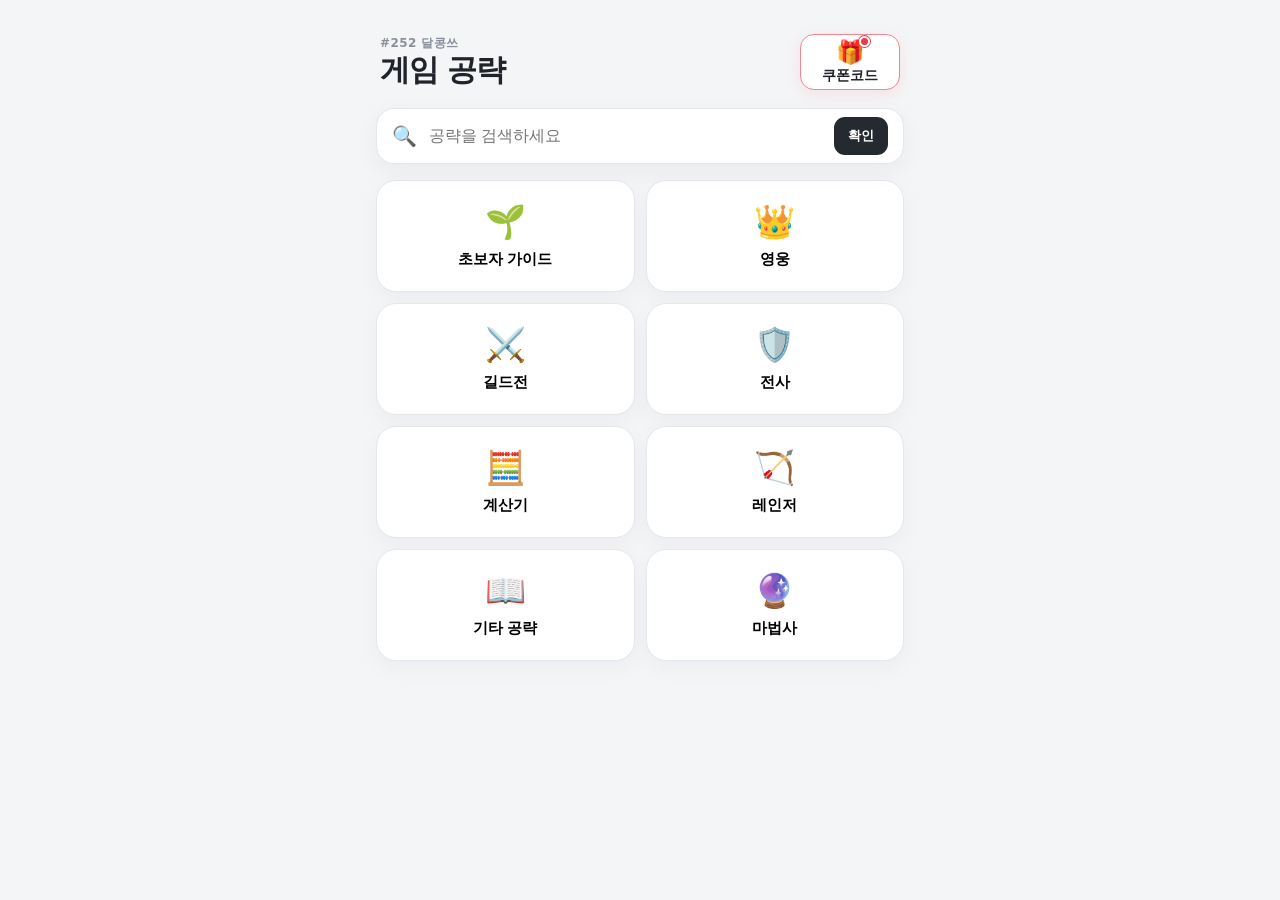
<file: index.html>
<!doctype html><html lang="ko"><head><meta charset="utf-8"><meta name="viewport" content="width=device-width,initial-scale=1,viewport-fit=cover"><title>#252 | 달콩쓰의 게임 공략</title>
<style>
*{box-sizing:border-box}body{margin:0;background:#f4f5f7;color:#20232a;font-family:system-ui,-apple-system,"Noto Sans KR",sans-serif}.app{max-width:560px;margin:auto;padding:24px 16px 50px}
.brand{padding:10px 4px 18px}.brand small{font-weight:800;letter-spacing:.15em;color:#8a9099}.brand h1{margin:4px 0 0;font-size:30px;letter-spacing:-1.2px}
.search{position:sticky;top:8px;z-index:5;display:flex;align-items:center;background:white;border:1px solid #e4e7eb;border-radius:18px;padding:0 15px;height:56px;box-shadow:0 8px 24px #20242b0d}.search input{border:0;outline:0;min-width:0;flex:1;font-size:16px;background:transparent}.search #searchBtn{border:0;background:#252a31;color:white;font-weight:800;border-radius:11px;padding:10px 14px;margin-left:8px}.search span{font-size:20px;margin-right:10px}
.grid{display:grid;grid-template-columns:1fr 1fr;gap:11px;margin-top:16px;align-items:start}.grid .card{width:100%}.drop{grid-column:1/-1;background:white;border:1px solid #e5e7eb;border-radius:16px;padding:7px;box-shadow:0 7px 22px #20242b0a}.drop .item{margin-top:5px;padding:12px 11px;font-size:13px}.drop .item:first-child{margin-top:0}.card{border:1px solid #e5e7eb;background:white;border-radius:20px;min-height:112px;display:flex;flex-direction:column;justify-content:center;align-items:center;gap:9px;box-shadow:0 7px 22px #20242b0a}.card .ico{font-size:33px}.card b{font-size:15px}
.section{margin-top:16px;background:white;border:1px solid #e5e7eb;border-radius:20px;padding:15px}.head{display:flex;align-items:center;gap:10px;margin-bottom:10px}.head h2{margin:0;font-size:21px}.item{width:100%;border:0;text-align:left;background:#f6f7f9;border-radius:14px;padding:15px;margin-top:8px;font-weight:750;font-size:15px;display:flex;justify-content:space-between;align-items:center;color:#20232a;text-decoration:none}.item em{font-style:normal;color:#a0a5ad;font-size:20px}.empty{text-align:center;color:#888;padding:22px}
.viewer{position:fixed;inset:0;background:#f4f5f7;z-index:20;overflow:auto}.viewerbar{position:sticky;top:0;z-index:2;background:#ffffffed;backdrop-filter:blur(12px);display:flex;align-items:center;gap:10px;padding:12px 14px;border-bottom:1px solid #e5e7eb}.viewerbar button{border:0;background:#eef0f3;border-radius:11px;width:40px;height:40px;font-size:25px}.viewerbar strong{font-size:16px}.viewerbody{max-width:760px;margin:auto;padding:14px}.viewerbody img{display:block;width:100%;height:auto;border-radius:12px;background:white;margin-bottom:12px}.note{background:white;border:1px solid #e3e6ea;border-radius:15px;padding:15px 16px;margin-bottom:12px;line-height:1.65}.note b{display:block;font-size:16px}.note span{font-size:15px}.hidden{display:none!important}

/* 쿠폰코드 바로가기 */
.brandtop{display:flex;justify-content:space-between;align-items:center;gap:12px}
.coupon-shortcut{display:inline-flex;flex:none;align-items:center;justify-content:center;gap:7px;padding:11px 12px;min-height:45px;border:1px solid #e3e6eb;border-radius:14px;background:#fff;color:#20232a;text-decoration:none;font-size:13px;font-weight:800;white-space:nowrap;box-shadow:0 7px 22px #20242b0a}
.coupon-ico{position:relative;display:inline-flex;font-size:22px;line-height:1.1}
.coupon-dot{position:absolute;top:-4px;right:-5px;width:11px;height:11px;border-radius:50%;background:#ee3949;border:2px solid #fff;box-shadow:0 0 0 1px #ee3949}
.coupon-dot[hidden]{display:none!important}
.coupon-shortcut:has(.coupon-dot:not([hidden])){border-color:#ee8792;box-shadow:0 4px 15px #ee39491a}
.coupon-shortcut:focus-visible{outline:3px solid #a7cdeb;outline-offset:2px}
@media(max-width:380px){.brandtop{gap:7px}.brand h1{font-size:27px}.coupon-shortcut{padding:10px 9px;gap:5px;font-size:12px}}

/* 헤더 2줄 타이포그래피와 세로형 쿠폰 버튼 */
.brandtop{align-items:stretch;gap:12px}
.brandtop>div{display:flex;flex-direction:column;justify-content:center;gap:2px;min-width:0}
.brandtop small{display:block;font-size:12px;letter-spacing:.035em;line-height:1.25;white-space:nowrap}
.brandtop h1{margin:0;font-size:30px;line-height:1.14;letter-spacing:-1px;white-space:nowrap}
.brandtop .coupon-shortcut{align-self:stretch;min-width:100px;min-height:0;flex-direction:column;gap:3px;padding:5px 12px;border-radius:14px}
.brandtop .coupon-ico{font-size:23px;line-height:1.05}
.brandtop .coupon-label{font-size:14px;line-height:1.2;font-weight:800}
@media(max-width:380px){.brandtop{gap:8px}.brandtop h1{font-size:28px}.brandtop .coupon-shortcut{min-width:91px;padding:5px 8px}.brandtop .coupon-label{font-size:13px}}
</style></head><body><main class="app"><header class="brand"><div class="brandtop"><div><small>#252 달콩쓰</small><h1>게임 공략</h1></div><a id="couponShortcut" class="coupon-shortcut" href="./coupons.html" aria-label="쿠폰코드"><span class="coupon-ico" aria-hidden="true">🎁<span id="couponNoticeDot" class="coupon-dot" hidden></span></span><span class="coupon-label">쿠폰코드</span></a></div></header><div class="search"><span>🔍</span><input id="q" placeholder="공략을 검색하세요"><button id="searchBtn">확인</button></div><section id="results" class="section hidden"><div class="head"><h2>🔍 검색 결과</h2></div><div id="resultitems"></div></section><section id="grid" class="grid">
<button class="card" data-c="beginner"><span class="ico">🌱</span><b>초보자 가이드</b></button><button class="card" data-c="hero"><span class="ico">👑</span><b>영웅</b></button><div class="drop hidden" data-row="beginner,hero"></div>
<button class="card" data-c="guild"><span class="ico">⚔️</span><b>길드전</b></button><button class="card" data-c="warrior"><span class="ico">🛡️</span><b>전사</b></button><div class="drop hidden" data-row="guild,warrior"></div>
<button class="card" data-c="calculator"><span class="ico">🧮</span><b>계산기</b></button><button class="card" data-c="ranger"><span class="ico">🏹</span><b>레인저</b></button><div class="drop hidden" data-row="calculator,ranger"></div>
<button class="card" data-c="etc"><span class="ico">📖</span><b>기타 공략</b></button><button class="card" data-c="mage"><span class="ico">🔮</span><b>마법사</b></button><div class="drop hidden" data-row="etc,mage"></div></section></main>
<div id="viewer" class="viewer hidden"><div class="viewerbar"><button id="close">‹</button><strong id="vtitle"></strong></div><div class="viewerbody"><div id="vnote"></div><div id="vimages"></div></div></div>
<script>
const cats={"beginner":["🌱","초보자 가이드"],"hero":["👑","영웅"],"guild":["⚔️","길드전"],"warrior":["🛡️","전사"],"calculator":["🧮","계산기"],"ranger":["🏹","레인저"],"etc":["📖","기타 공략"],"mage":["🔮","마법사"]};
const B="https://riamanet.github.io/last-asylum-guide/";
const guides=[
["beginner","협곡대전 신청방법","01.png"],["beginner","비약쟁탈전 신청방법","02.png"],["beginner","마차 약탈방법","03.png"],["beginner","팔콘퀘스트 저장 가이드","04.png"],["beginner","궁중대신 활용법","05.png"],["beginner","보호막 사용방법","45.png"],["beginner","초보자 영웅 육성 가이드","46.png"],["beginner","갤럭시 스토어 페이백 참여방법","47.png"],["beginner","신규 성장 가이드","48.png"],["beginner","상점 구매 가이드","49.png"],["beginner","부흥시대 초반 성장 가이드","53.jpg"],["beginner","초보자 비밀 퀘스트 약탈 가이드","54.png"],
["guild","월요일 길드전","06.png"],["guild","화요일 길드전","07.png"],["guild","수요일 길드전","08.png"],["guild","목요일 길드전","09.png"],["guild","금요일 길드전","10.png"],["guild","토요일 길드전","11.png"],
["hero","영웅 스킬 강화 가이드","12.jpg"],["hero","성급별 필요 영웅조각 수","13.png"],["hero","월드보스 영웅 배치 가이드","14.png"],["hero","월드보스 추천 덱 가이드","64.png"],
["warrior","전사 조합 완전 이해","15.png"],["warrior","전사 성장 체크리스트","16.png"],["warrior","장비·스킬 투자 전략","17.png"],["warrior","다스칼 완전 육성 및 운용 가이드","18.png"],["warrior","하퍼 완전 육성 및 운용 가이드","19.png"],["warrior","아서 완전 육성 및 운용 가이드","20.png"],["warrior","조야 완전 육성 및 운용 가이드","21.png"],["warrior","말레나 완전 육성 및 운용 가이드","22.png"],["warrior","다스칼 전용무기 완벽 가이드","51.jpg"],["warrior","말레나 각성 완벽 정리","52.jpg"],
["ranger","레인저 조합이란 무엇인가","23.png"],["ranger","레인저 조합의 전투 메커니즘","24.png"],["ranger","레인저 조합 실수하지 않는 운영법","25.png"],["ranger","레인저를 더 깊이 이해하는 8가지 사실","26.png"],["ranger","레인저 조합 FAQ","27.png"],
["mage","마법사 조합이란 무엇인가?","28.png"],["mage","스타더스트 완전 육성 및 운용 가이드","29.png"],["mage","Joker 완전 육성 및 운용 가이드","30.png"],["mage","Annie 완전 육성 및 운용 가이드","31.png"],["mage","니콜(Nicole) 완전 육성 및 운용 가이드","32.png"],["mage","빌리(Billy) 완전 육성 및 운용 가이드","33.png"],["mage","울프레드 완전 육성 및 운용 가이드","34.png"],
["etc","21~30 성당 업 조건","35.png"],["etc","계단식 훈련 가이드","36.png"],["etc","장비강화 및 성급 공략","37.png"],["etc","서바이벌배틀 시간표","38.png"],["etc","수정골짜기 공략","39.png"],["etc","수정골짜기 입장하면 이렇게 하세요!","59.png",["59.png","60.png","61.png","62.png","63.png"]],["etc","까마귀룬 초기공략","40.png",["40.png","41.png","42.png"]],["etc","까마귀룬 전략 가이드","43.png"],["etc","프레이야 구매방법","44.png"],["etc","드워프 광산 곡괭이 이벤트 가이드","50.png"],["etc","역병의 단련 이벤트 공략","55.png"],["etc","치즈도둑 이벤트 공략","56.png",["56.png","57.png","58.png"]],["etc","좀비 포위전 공략 가이드","65.png",["65.png","66.png","67.png"]],
["etc","부흥시대 초기 가이드","68.png",["68.png","69.png","70.png","71.png"]],
["etc","비약쟁탈전 실전 공략","72.png",["72.png","73.png","74.png","75.png","76.png"]],
["etc","좀비포위전 9단계 공략","77.png"],
["hero","클레아 UR 승급 가이드","78.png"]
].map(x=>({category:x[0],title:x[1],image:B+x[2],images:(x[3]||[x[2]]).map(f=>B+f)}));
guides.push({category:"calculator",title:"건물 업그레이드 계산기",url:"https://riamanet.github.io/last-asylum-calculator/"},{category:"calculator",title:"정예부대 최소연구 계산기",url:"https://riamanet.github.io/last-asylum-research/"},{category:"calculator",title:"영웅 계산기",url:"https://riamanet.github.io/last-asylum-hero/"});
const results=document.querySelector('#results'),resultitems=document.querySelector('#resultitems');
const isKakaoTalk=/KAKAOTALK/i.test(navigator.userAgent);if(isKakaoTalk&&(!history.state||!history.state.laRoot)){history.replaceState({laRoot:true,view:'root'},'',location.href);history.pushState({laRoot:true,view:'home'},'',location.href)}
function row(g){if(g.url)return `<a class="item" href="${g.url}" target="_blank">${g.title}<em>›</em></a>`;return `<button class="item" onclick="openGuide(${guides.indexOf(g)})">${g.title}<em>›</em></button>`}
function showCat(c){let target=null;document.querySelectorAll('.drop').forEach(d=>{if(d.dataset.row.split(',').includes(c))target=d});if(!target)return;const same=target.dataset.open===c&&!target.classList.contains('hidden');document.querySelectorAll('.drop').forEach(d=>{d.classList.add('hidden');d.dataset.open=''});if(!same){target.innerHTML=guides.filter(g=>g.category===c).map(row).join('');target.dataset.open=c;target.classList.remove('hidden')}}
document.querySelectorAll('.card').forEach(x=>x.onclick=()=>showCat(x.dataset.c));
function renderGuide(i){const g=guides[i];document.querySelector('#vtitle').textContent=g.title;document.querySelector('#vimages').innerHTML=(g.images||[g.image]).map(src=>'<img src="'+src+'?v='+Date.now()+'" alt="'+g.title+'">').join('');const n=document.querySelector('#vnote');n.innerHTML=g.title==='프레이야 구매방법'?'<div class="note"><b>VIP 1, 3, 4, 7 구매</b><span>최저가 216,500원 / 조각 340개로 4성</span></div>':'';document.querySelector('#viewer').classList.remove('hidden');document.body.style.overflow='hidden'}
function hideGuide(){document.querySelector('#viewer').classList.add('hidden');document.body.style.overflow='';document.querySelector('#vimages').innerHTML=''}
function openGuide(i){renderGuide(i);history.pushState({view:'guide',guide:i},'','#guide-'+i)}
document.querySelector('#close').onclick=()=>{if(!document.querySelector('#viewer').classList.contains('hidden'))history.back()};
window.addEventListener('popstate',e=>{const m=location.hash.match(/^#guide-(\d+)$/);if(m){const i=Number(m[1]);if(guides[i]&&guides[i].image)renderGuide(i);return}hideGuide();if(isKakaoTalk&&e.state&&e.state.laRoot&&e.state.view==='root')history.pushState({laRoot:true,view:'home'},'',location.href)});
if(location.hash.match(/^#guide-(\d+)$/)){const i=Number(RegExp.$1);if(guides[i]&&guides[i].image)renderGuide(i)}
function doSearch(){const q=document.querySelector('#q').value.trim().toLowerCase();if(!q){results.classList.add('hidden');resultitems.innerHTML='';return}const f=guides.filter(g=>(g.title+' '+cats[g.category][1]).toLowerCase().includes(q));resultitems.innerHTML=f.length?f.map(row).join(''):'<div class="empty">검색 결과가 없습니다.</div>';results.classList.remove('hidden')}
document.querySelector('#searchBtn').onclick=doSearch;document.querySelector('#q').addEventListener('keydown',e=>{if(e.key==='Enter')doSearch()});
</script><script src="./coupon-config.js"></script>
<script src="./coupon-home.js"></script>
<style>#vimages img{-webkit-touch-callout:none;-webkit-user-select:none;user-select:none;-webkit-user-drag:none}</style>
<script>document.addEventListener('contextmenu',function(e){if(e.target.closest('#vimages img'))e.preventDefault()});document.addEventListener('dragstart',function(e){if(e.target.closest('#vimages img'))e.preventDefault()});</script></body></html>
</file>
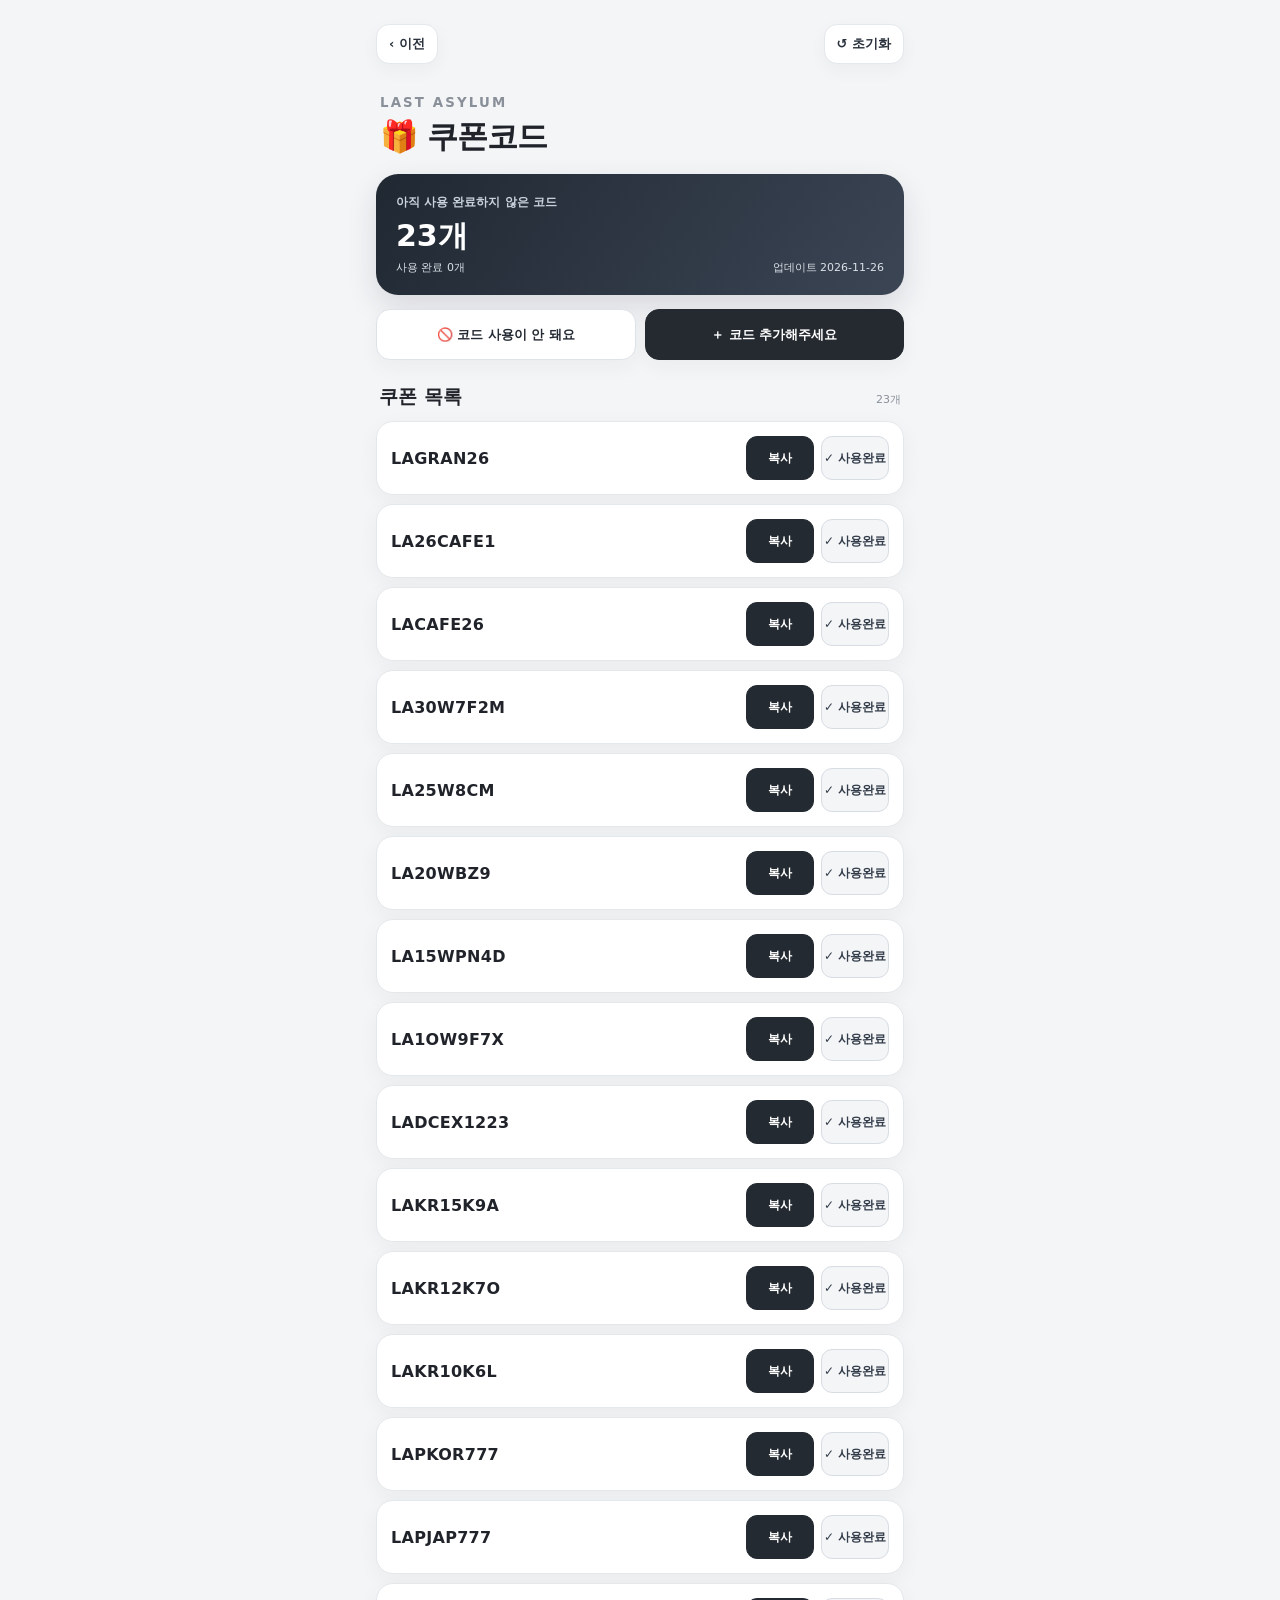
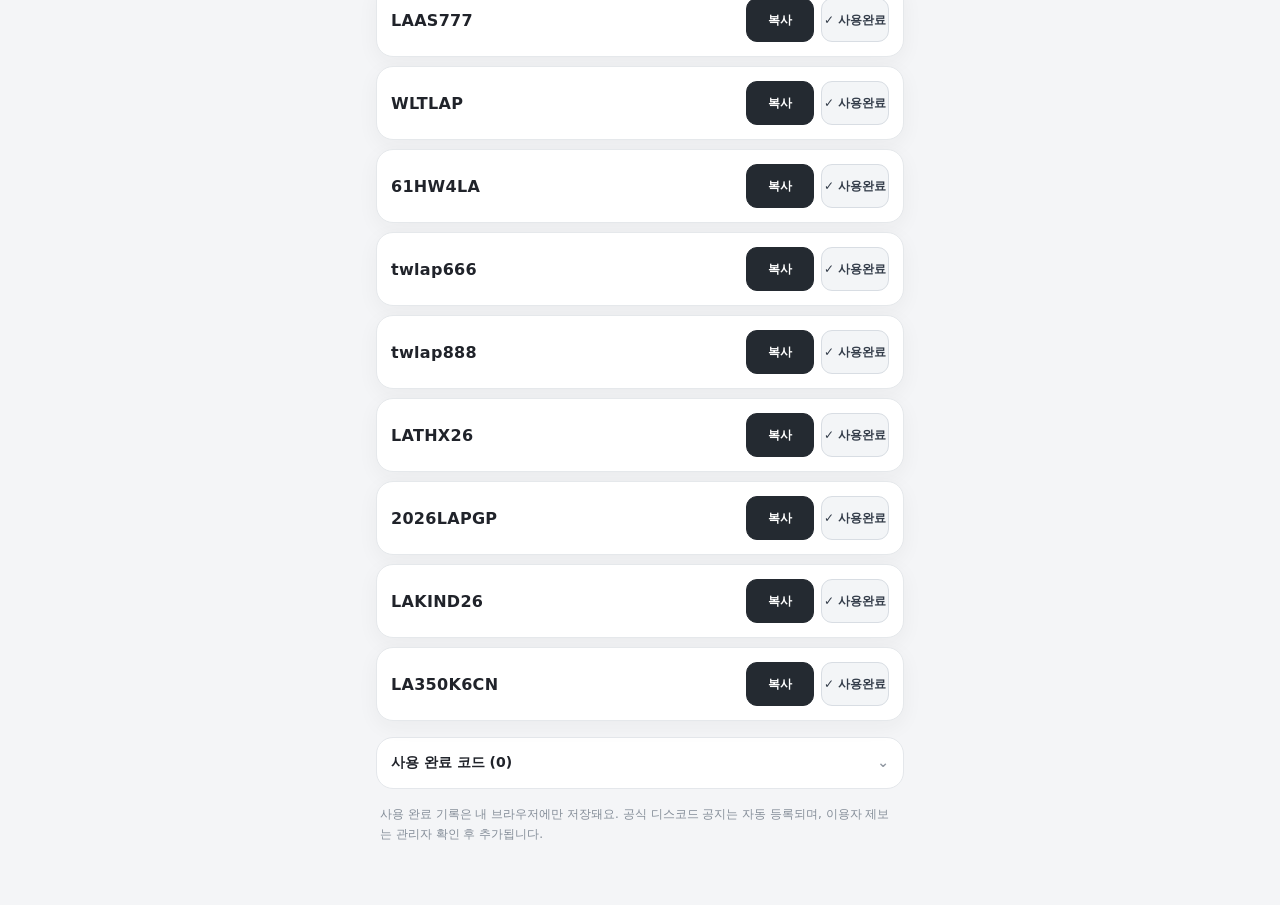
<file: coupons.html>
<!doctype html>
<html lang="ko">
<head>
<meta charset="utf-8">
<meta name="viewport" content="width=device-width,initial-scale=1,viewport-fit=cover">
<meta name="theme-color" content="#f4f5f7">
<title>쿠폰코드 | LAST ASYLUM 공략</title>
<style>
*{box-sizing:border-box}body{margin:0;background:#f4f5f7;color:#20232a;font-family:system-ui,-apple-system,"Noto Sans KR",sans-serif}
button,input,textarea,select{font:inherit}button{cursor:pointer}.hidden{display:none!important}
.shell{max-width:560px;margin:auto;padding:24px 16px 60px}
.nav{display:flex;align-items:center;justify-content:space-between;gap:10px}
.smallbtn{border:1px solid #e4e7eb;background:white;border-radius:13px;padding:10px 12px;color:#28303b;font-size:13px;font-weight:800;text-decoration:none;box-shadow:0 6px 18px #20242b0b}
.brand{display:flex;justify-content:space-between;align-items:center;padding:28px 4px 16px}
.brand small{color:#8a9099;letter-spacing:.16em;font-weight:850}
.brand h1{margin:5px 0 0;font-size:31px;letter-spacing:-1.2px}
.summary{background:linear-gradient(125deg,#202832,#3b4554);color:#fff;padding:20px;border-radius:22px;box-shadow:0 12px 30px #18202d21}
.summary p{margin:0;font-size:12px;color:#c8d2dc;font-weight:700}
.summary b{font-size:30px;display:block;margin:5px 0 3px}.statsrow{display:flex;align-items:center;justify-content:space-between;gap:9px;color:#dae1e8;font-size:11px}
.warning{font-size:12px;color:#8a6370;margin:10px 4px 4px;line-height:1.5}
.actions{display:grid;grid-template-columns:1fr 1fr;gap:9px;margin-top:14px}
.action{min-height:51px;border:1px solid #dfe3e9;border-radius:14px;background:#fff;color:#242a33;font-size:13px;font-weight:850;padding:10px 8px;box-shadow:0 7px 20px #20242b0b}
.action:active,.smallbtn:active,.copy:active{transform:scale(.985)}.action.add{background:#252a31;border-color:#252a31;color:white}
.heading{display:flex;align-items:baseline;justify-content:space-between;gap:8px;margin:24px 3px 11px}.heading h2{margin:0;font-size:19px}.heading small{font-size:11px;color:#8a9099}
.list{display:flex;flex-direction:column;gap:9px}
.coupon{min-height:65px;border:1px solid #e5e8eb;border-radius:17px;background:#fff;padding:14px;display:flex;justify-content:space-between;align-items:center;gap:10px;box-shadow:0 6px 21px #20242b0c;min-width:0}
.value{font-weight:900;letter-spacing:.3px;font-size:16px;overflow-wrap:anywhere}
.hint{font-size:11px;color:#98a0ac;margin-top:5px;white-space:normal}
.right{display:grid;grid-template-columns:68px 68px;gap:7px;align-items:center;flex-shrink:0}
.copy,.markused{width:68px;height:44px;border-radius:11px;padding:0 5px;display:flex;align-items:center;justify-content:center;white-space:nowrap;font-size:12px;font-weight:850}
.copy{background:#242a31;color:#fff;border:1px solid #242a31}
.markused{background:#f3f5f7;color:#343d4a;border:1px solid #d8dde3}
.markused:active,.copy:active{transform:scale(.985)}
.check{display:flex;flex-direction:column;gap:3px;align-items:center;font-size:10px;color:#737c89;font-weight:750;cursor:pointer;white-space:nowrap}
.check input{appearance:none;margin:0;border:2px solid #b4bbc5;border-radius:8px;width:25px;height:25px;cursor:pointer;background:#fff}
.check input:checked{background:#242a31;border-color:#242a31}.check input:checked:before{content:'✓';color:white;display:grid;place-items:center;font-size:17px}
.empty{text-align:center;padding:25px 15px;color:#8a9099;background:#fff;border:1px dashed #d9dfe5;border-radius:14px;font-size:13px}
.fold{border-radius:17px;background:#fff;border:1px solid #e4e7eb;padding:0 14px;margin-top:16px}.fold summary{padding:16px 0;cursor:pointer;font-size:14px;font-weight:800;list-style:none}.fold summary::-webkit-details-marker{display:none}.fold summary:after{content:'⌄';float:right;color:#9299a3}.fold[open] summary:after{content:'⌃'}
.fold-body{border-top:1px solid #ebedf0;padding:5px 0 10px}.fold-row{display:flex;align-items:center;justify-content:space-between;gap:10px;padding:10px 0;border-bottom:1px solid #f1f2f3;font-size:13px}.fold-row:last-child{border-bottom:0}.fold-row b{overflow-wrap:anywhere}
.restore{border:1px solid #dfe3e8;border-radius:9px;background:#f5f6f7;padding:8px 10px;font-weight:800;font-size:12px;color:#555c67}
.bad{color:#959ca7;text-decoration:line-through}
.note{color:#858e99;line-height:1.7;font-size:12px;margin:15px 4px 0}
.overlay{position:fixed;inset:0;z-index:30;display:flex;justify-content:center;align-items:flex-end;background:#10192396;padding:12px}
.modal{background:#fff;border-radius:22px;padding:22px 18px 20px;width:min(100%,540px);box-shadow:0 12px 50px #0003;max-height:90dvh;overflow:auto}
.modalheader{display:flex;align-items:center;justify-content:space-between;gap:10px;margin-bottom:12px}.modal h2{margin:0;font-size:19px}.x{border:0;background:#f1f2f4;border-radius:10px;width:35px;height:35px;font-size:22px}
.modal p{color:#77808c;line-height:1.5;font-size:12px;margin:0 0 14px}.field{display:block;margin:13px 0;font-size:13px;font-weight:800}
.field input,.field textarea,.field select{margin-top:6px;display:block;width:100%;background:#f8f9fb;border:1px solid #e0e5eb;border-radius:11px;padding:12px;font-size:14px;color:#20232a;outline:none}
.field textarea{resize:vertical;min-height:80px}.field input:focus,.field textarea:focus{border-color:#9aaab9}
.modalnotice{font-size:12px;color:#a55463;min-height:18px;margin:9px 0}
.submit{display:block;width:100%;border:0;background:#252a31;color:#fff;padding:14px;border-radius:12px;font-weight:850}
.toast{position:fixed;bottom:26px;left:50%;transform:translate(-50%,12px);background:#252a31;color:#fff;box-shadow:0 12px 25px #0003;padding:12px 16px;border-radius:11px;font-size:13px;font-weight:800;white-space:nowrap;z-index:40;opacity:0;pointer-events:none;transition:.2s}.toast.show{opacity:1;transform:translate(-50%,0)}
@media(max-width:380px){.coupon{padding:12px 10px}.value{font-size:14px}.right{gap:5px}.copy{padding:9px 10px}.check{font-size:9px}}
</style>
<script src="./coupon-config.js"></script>
</head>
<body>
<main class="shell">
  <nav class="nav"><a class="smallbtn" href="./">‹ 이전</a><button class="smallbtn" type="button" id="resetBtn">↺ 초기화</button></nav>
  <header class="brand"><div><small>LAST ASYLUM</small><h1>🎁 쿠폰코드</h1></div></header>
  <section class="summary"><p>아직 사용 완료하지 않은 코드</p><b id="remainingCount">확인 중…</b><div class="statsrow"><span id="doneCount">사용 완료 0개</span><span id="updated">목록 갱신 중</span></div></section>
  <div class="actions"><button class="action" type="button" id="reportFail">🚫 코드 사용이 안 돼요</button><button class="action add" type="button" id="reportAdd">＋ 코드 추가해주세요</button></div>
  <div class="heading"><h2>쿠폰 목록</h2><small id="listCount"></small></div>
  <div class="list" id="codeList"></div>
  <details class="fold" id="usedDetails"><summary id="usedSummary">사용 완료 코드 (0)</summary><div class="fold-body" id="usedList"></div></details>
  <p class="note">사용 완료 기록은 내 브라우저에만 저장돼요. 공식 디스코드 공지는 자동 등록되며, 이용자 제보는 관리자 확인 후 추가됩니다.</p>
</main>
<div class="overlay hidden" id="overlay" role="dialog" aria-modal="true" aria-labelledby="dialogTitle">
  <div class="modal">
    <div class="modalheader"><h2 id="dialogTitle">코드 제보</h2><button class="x" type="button" aria-label="닫기" id="closeModal">×</button></div>
    <p id="dialogIntro"></p>
    <form id="reportForm">
      <label class="field">쿠폰코드<input id="reportCode" name="code" maxlength="24" autocomplete="off" spellcheck="false" placeholder="코드를 입력해주세요" required></label>
      <label class="field" id="reasonWrap">확인 결과<select id="reportReason"><option value="invalid">코드가 유효하지 않아요</option><option value="expired">만료된 것 같아요</option><option value="other">기타 문제</option></select></label>
      <label class="field">추가 설명 (선택)<textarea id="reportNote" maxlength="300" placeholder="어떤 메시지가 나왔는지 알려주세요."></textarea></label>
      <div id="modalNotice" class="modalnotice" aria-live="polite"></div>
      <button class="submit" type="submit" id="submitReport">관리자에게 제보하기</button>
    </form>
  </div>
</div>
<div class="toast" id="toast" aria-live="polite" role="status"></div>
<script>
'use strict';
const FALLBACK={updated:'2026-10-19',codes:['LAGRAN26','LA26CAFE1','LACAFE26','LA30W7F2M','LA25W8CM','LA20WBZ9','LA15WPN4D','LA1OW9F7X','LADCEX1223','LAKR15K9A','LAKR12K7O','LAKR10K6L','LAPKOR777','LAPJAP777','LAAS777','WLTLAP','61HW4LA','twlap666','twlap888'],blocked:['LAHD26','LAOKT26','LA14EBRN','LAQIXI26']};
const STORAGE_KEY='last_asylum_guide_used_coupons_v1';
const endpoint=(window.LAST_ASYLUM_COUPON_ENDPOINT||'').trim();
const hasBackend=/^https:\/\/script\.google\.com\/macros\/s\/.+\/exec$/.test(endpoint);
const $=s=>document.getElementById(s);
let baseData=FALLBACK,sheetData=null;
let data=FALLBACK,done=new Set(),reportType='add',toastTimer;
const cleanCode=s=>String(s||'').trim().replace(/\s/g,'');
const codeKey=s=>cleanCode(s).toUpperCase();
const list=a=>Array.isArray(a)?a.map(cleanCode).filter(s=>/^[A-Za-z0-9]{5,24}$/.test(s)):[];
const ORIGINAL_CASE={TWLAP666:'twlap666',TWLAP888:'twlap888','2GM3EYXYA':'2gm3eYxYa'};
try{const cached=JSON.parse(localStorage.getItem(STORAGE_KEY)||'[]');if(Array.isArray(cached))done=new Set(cached.map(codeKey));}catch(_){}
// Keep an accumulated catalogue in the same browser, so a temporarily missing
// remote source cannot make already checked codes disappear from the counter.
const CATALOG_KEY='last_asylum_guide_coupon_catalog_v1';
const knownCodes=new Map();
try{
  const cached=JSON.parse(localStorage.getItem(CATALOG_KEY)||'[]');
  for(const code of list(cached))knownCodes.set(codeKey(code),code);
}catch(_){}
function applySources(){
  const blocked=new Map();
  for(const code of [...list(baseData.blocked),...list(sheetData?.blocked)])blocked.set(codeKey(code),code);
  const items=new Map();
  for(const code of [...list(sheetData?.codes),...list(baseData.codes)]){
    const key=codeKey(code);
    items.set(key,ORIGINAL_CASE[key]||code);
  }
  for(const [key,code] of items)knownCodes.set(key,code);
  try{localStorage.setItem(CATALOG_KEY,JSON.stringify([...knownCodes.values()]));}catch(_){}
  const visible=new Map(knownCodes);
  for(const key of blocked.keys())visible.delete(key);
  // Previously completed codes stay visible in history even if they were
  // removed from the live feed, while explicitly blocked codes stay excluded.
  for(const key of done){
    if(!blocked.has(key)&&!visible.has(key))visible.set(key,knownCodes.get(key)||ORIGINAL_CASE[key]||key);
  }
  data={updated:[baseData.updated,sheetData?.updated].filter(Boolean).sort().at(-1)||'미확인',
    codes:[...visible.values()],blocked:[...blocked.values()]};
  render();
}
function save(){try{localStorage.setItem(STORAGE_KEY,JSON.stringify([...done]));}catch(_){showToast('사용 내역 저장에 실패했어요.')}}
function showToast(msg){$('toast').textContent=msg;$('toast').classList.add('show');clearTimeout(toastTimer);toastTimer=setTimeout(()=>$('toast').classList.remove('show'),2300)}
function elem(tag,cls,text){const e=document.createElement(tag);if(cls)e.className=cls;if(text!==undefined)e.textContent=text;return e}
async function copyCode(text){try{if(navigator.clipboard&&window.isSecureContext){await navigator.clipboard.writeText(text)}else{const e=elem('textarea');e.value=text;e.style.position='fixed';e.style.opacity='0';document.body.append(e);e.select();if(!document.execCommand('copy'))throw Error('copy failed');e.remove()}showToast(text+' 복사했어요')}catch(_){prompt('길게 눌러 코드를 복사해 주세요',text)}}
function render(){
  const active=data.codes.filter(c=>!done.has(codeKey(c)));
  const finished=data.codes.filter(c=>done.has(codeKey(c)));
  $('remainingCount').textContent=active.length+'개';
  $('doneCount').textContent='사용 완료 '+finished.length+'개';
  $('updated').textContent='업데이트 '+data.updated;
  $('listCount').textContent=active.length+'개';
  $('usedSummary').textContent=`사용 완료 코드 (${finished.length})`;
  const main=$('codeList');main.replaceChildren();
  if(!active.length)main.append(elem('div','empty','모든 코드를 사용 완료했어요!'));
  for(const code of active){
    const card=elem('article','coupon'),text=elem('div');
    text.append(elem('div','value',code));
    const tools=elem('div','right');
    const copy=elem('button','copy','복사');copy.type='button';copy.onclick=()=>copyCode(code);
    const mark=elem('button','markused','✓ 사용완료');mark.type='button';
    mark.setAttribute('aria-label',code+' 사용 완료');
    mark.onclick=()=>{done.add(codeKey(code));save();render();showToast('사용 완료 목록으로 옮겼어요')};
    tools.append(copy,mark);card.append(text,tools);main.append(card);
  }
  const usedList=$('usedList');usedList.replaceChildren();
  if(!finished.length)usedList.append(elem('div','empty','사용 완료한 코드는 아직 없어요.'));
  finished.forEach(code=>{
    const row=elem('div','fold-row');row.append(elem('b','',code));
    const btn=elem('button','restore','되돌리기');
    btn.onclick=()=>{done.delete(codeKey(code));save();render()};
    row.append(btn);usedList.append(row);
  });
}
async function load(){
  applySources();
  try{
    const r=await fetch('./codes.json?t='+Date.now(),{cache:'no-store'});
    if(r.ok){const j=await r.json();if(Array.isArray(j.codes)){baseData=j;applySources()}}
  }catch(_){}
  if(hasBackend){
    const cb='__lastAsylumCouponPage',script=document.createElement('script');
    window[cb]=j=>{
      if(j&&Array.isArray(j.codes)){sheetData=j;applySources()}
      script.remove();delete window[cb];
    };
    script.onerror=()=>{script.remove();delete window[cb]};
    script.src=endpoint+'?callback='+cb+'&t='+Date.now();
    document.head.append(script);
  }
}
$('resetBtn').onclick=()=>{
  if(!done.size){showToast('초기화할 사용 내역이 없어요');return}
  if(confirm('사용 완료 체크를 모두 초기화할까요?')){
    done.clear();save();$('usedDetails').open=false;render();showToast('모든 코드가 다시 표시돼요');
  }
};
function modal(type){
  reportType=type;
  $('dialogTitle').textContent=type==='add'?'＋ 쿠폰코드 추가 요청':'🚫 코드 사용 불가 제보';
  $('dialogIntro').textContent=type==='add'?'새 쿠폰코드를 알려주시면 관리자가 검토한 뒤 등록합니다.':'게임에서 쿠폰이 적용되지 않는 경우 제보해 주세요. 이미 등록한 계정에서만 사용 불가한 경우는 제외해 주세요.';
  $('reasonWrap').classList.toggle('hidden',type==='add');
  $('reportForm').reset();$('modalNotice').textContent='';
  $('overlay').classList.remove('hidden');$('reportCode').focus();
}
$('reportAdd').onclick=()=>modal('add');
$('reportFail').onclick=()=>modal('invalid');
$('closeModal').onclick=()=>$('overlay').classList.add('hidden');
$('overlay').addEventListener('click',e=>{if(e.target===$('overlay'))$('overlay').classList.add('hidden')});
document.addEventListener('keydown',e=>{if(e.key==='Escape')$('overlay').classList.add('hidden')});
$('reportForm').onsubmit=async e=>{
  e.preventDefault();
  const code=cleanCode($('reportCode').value);
  const note=$('reportNote').value.trim().slice(0,300);
  const reason=reportType==='add'?'suggest':$('reportReason').value;
  const set=new Set(data.codes.map(codeKey)),blocked=new Set(data.blocked.map(codeKey));
  const info=$('modalNotice');
  if(!/^[A-Za-z0-9]{5,24}$/.test(code)){info.textContent='영문·숫자로 된 코드 5~24자를 입력해주세요.';return}
  if(reportType==='add'&&set.has(codeKey(code))){info.textContent='이미 목록에 등록된 코드예요.';return}
  if(reportType==='add'&&blocked.has(codeKey(code))){info.textContent='이전에 사용 불가로 제보된 코드라 중복 등록되지 않아요.';return}
  if(reportType==='invalid'&&blocked.has(codeKey(code))){info.textContent='이미 사용 불가로 분류된 코드예요.';return}
  if(hasBackend){
    const payload=new URLSearchParams({action:'report',type:reportType,code,reason,note});
    try{
      await fetch(endpoint,{method:'POST',mode:'no-cors',body:payload,keepalive:true});
      $('overlay').classList.add('hidden');showToast('제보 전송 요청 완료 · 관리자 검토 대기');
    }catch(_){info.textContent='전송이 실패했어요. 잠시 후 다시 시도해주세요.'}
    return;
  }
  const title=(reportType==='add'?'[쿠폰 추가 요청] ':'[사용 불가 제보] ')+code;
  const body=`종류: ${reportType}\n코드: ${code}\n사유: ${reason}\n설명: ${note||'(없음)'}\n※ 관리자 확인 후 반영 부탁드립니다.`;
  const url='https://github.com/riamanet/last-asylum-guide/issues/new?title='+encodeURIComponent(title)+'&body='+encodeURIComponent(body);
  if(confirm('제보를 제출하려면 GitHub 로그인이 필요해요. 제보 작성 화면을 열까요?'))window.open(url,'_blank','noopener,noreferrer');
};
load();
</script>
</body>
</html>
</file>
